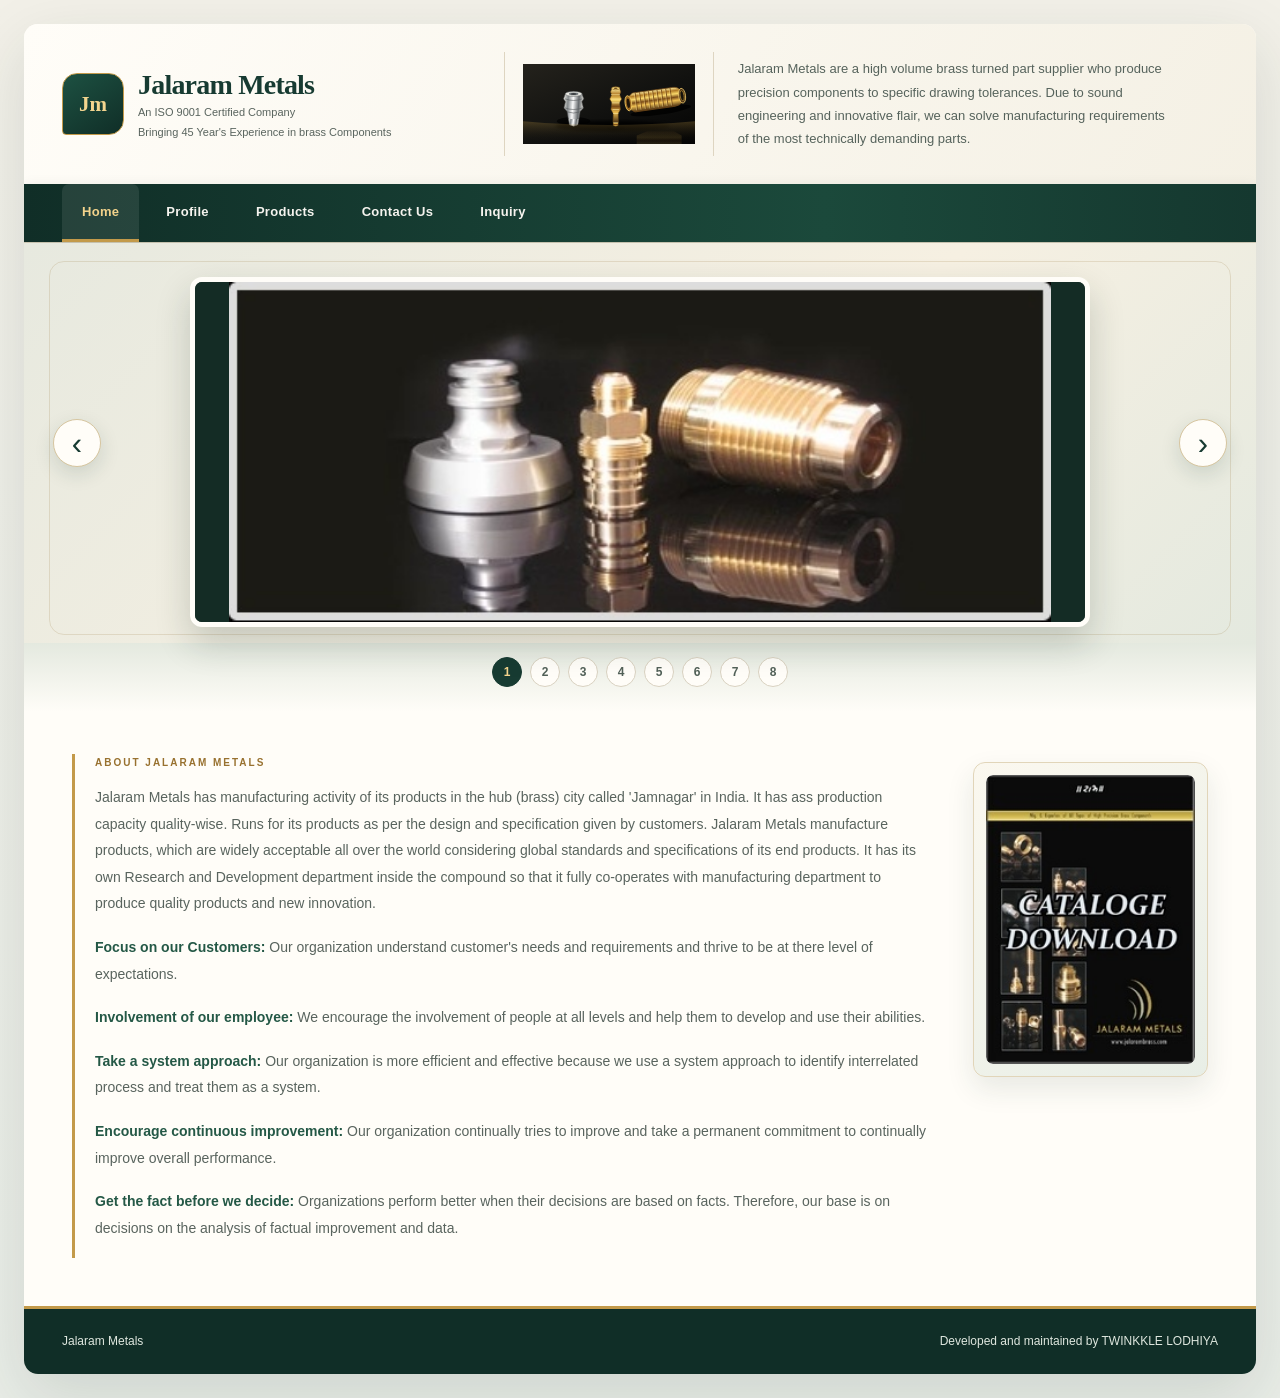
<file: Jalaram-Metals-Readable-Code/index.html>
<!doctype html>
<html lang="en">
<head>
  <meta charset="utf-8">
  <meta name="viewport" content="width=device-width, initial-scale=1">
  <meta name="description" content="Jalaram Metals — brass turned parts and precision components.">
  <title>Jalaram Metals | Brass Components</title>
  <link rel="stylesheet" href="style.css">
</head>
<body>
  <div class="site-shell">
    <header class="site-header">
      <div class="brand-row">
        <a class="brand" href="index.html" aria-label="Jalaram Metals home">
          <span class="brand-mark">Jm</span>
          <span class="brand-copy">
            <span class="brand-name">Jalaram Metals</span>
            <span class="brand-tag">An ISO 9001 Certified Company</span>
            <span class="brand-tag">Bringing 45 Year's Experience in brass Components</span>
          </span>
        </a>
        <div class="header-product" aria-hidden="true">
          <img src="assets/brass-components.svg" alt="">
        </div>
        <p class="header-intro">Jalaram Metals are a high volume brass turned part supplier who produce precision components to specific drawing tolerances. Due to sound engineering and innovative flair, we can solve manufacturing requirements of the most technically demanding parts.</p>
        <div class="gear-art" aria-hidden="true"><span>⚙</span><span>⚙</span></div>
      </div>
      <nav class="main-nav" aria-label="Main navigation">
        <button class="menu-toggle" type="button" aria-expanded="false" aria-controls="nav-links">Menu <span>☰</span></button>
        <div class="nav-links" id="nav-links">
          <a class="active" href="index.html">Home</a>
          <a href="profile.html">Profile</a>
          <a href="products.html">Products</a>
          <a href="contact.html">Contact Us</a>
          <a href="inquiry.html">Inquiry</a>
        </div>
      </nav>
    </header>

    <main>
      <section class="hero-slider" aria-label="Brass components showcase">
        <button class="slider-arrow previous" type="button" aria-label="Previous slide">‹</button>
        <div class="slide-frame">
          <img id="hero-image" src="assets/original-brass-slide.jpg" alt="Precision brass turned components">
        </div>
        <button class="slider-arrow next" type="button" aria-label="Next slide">›</button>
      </section>
      <div class="slide-count" aria-label="Choose slide">
        <button class="selected" type="button" data-slide="0">1</button>
        <button type="button" data-slide="1">2</button>
        <button type="button" data-slide="2">3</button>
        <button type="button" data-slide="3">4</button>
        <button type="button" data-slide="4">5</button>
        <button type="button" data-slide="5">6</button>
        <button type="button" data-slide="6">7</button>
        <button type="button" data-slide="7">8</button>
      </div>

      <section class="home-content">
        <div class="intro-copy">
          <p>Jalaram Metals has manufacturing activity of its products in the hub (brass) city called 'Jamnagar' in India. It has ass production capacity quality-wise. Runs for its products as per the design and specification given by customers. Jalaram Metals manufacture products, which are widely acceptable all over the world considering global standards and specifications of its end products. It has its own Research and Development department inside the compound so that it fully co-operates with manufacturing department to produce quality products and new innovation.</p>
          <p><strong>Focus on our Customers:</strong> Our organization understand customer's needs and requirements and thrive to be at there level of expectations.</p>
          <p><strong>Involvement of our employee:</strong> We encourage the involvement of people at all levels and help them to develop and use their abilities.</p>
          <p><strong>Take a system approach:</strong> Our organization is more efficient and effective because we use a system approach to identify interrelated process and treat them as a system.</p>
          <p><strong>Encourage continuous improvement:</strong> Our organization continually tries to improve and take a permanent commitment to continually improve overall performance.</p>
          <p><strong>Get the fact before we decide:</strong> Organizations perform better when their decisions are based on facts. Therefore, our base is on decisions on the analysis of factual improvement and data.</p>
        </div>
        <aside class="catalog-card">
          <a class="catalog-image-link" href="assets/original-catalogue.jpg" target="_blank" rel="noopener" aria-label="Open catalogue cover">
            <img src="assets/original-catalogue.jpg" alt="Jalaram Metals catalogue download cover">
          </a>
        </aside>
      </section>
    </main>

    <footer class="site-footer">
      <span>Jalaram Metals</span>
      <span>Developed and maintained by TWINKKLE LODHIYA </span>
    </footer>
  </div>
  <script src="script.js"></script>
</body>
</html>
</file>
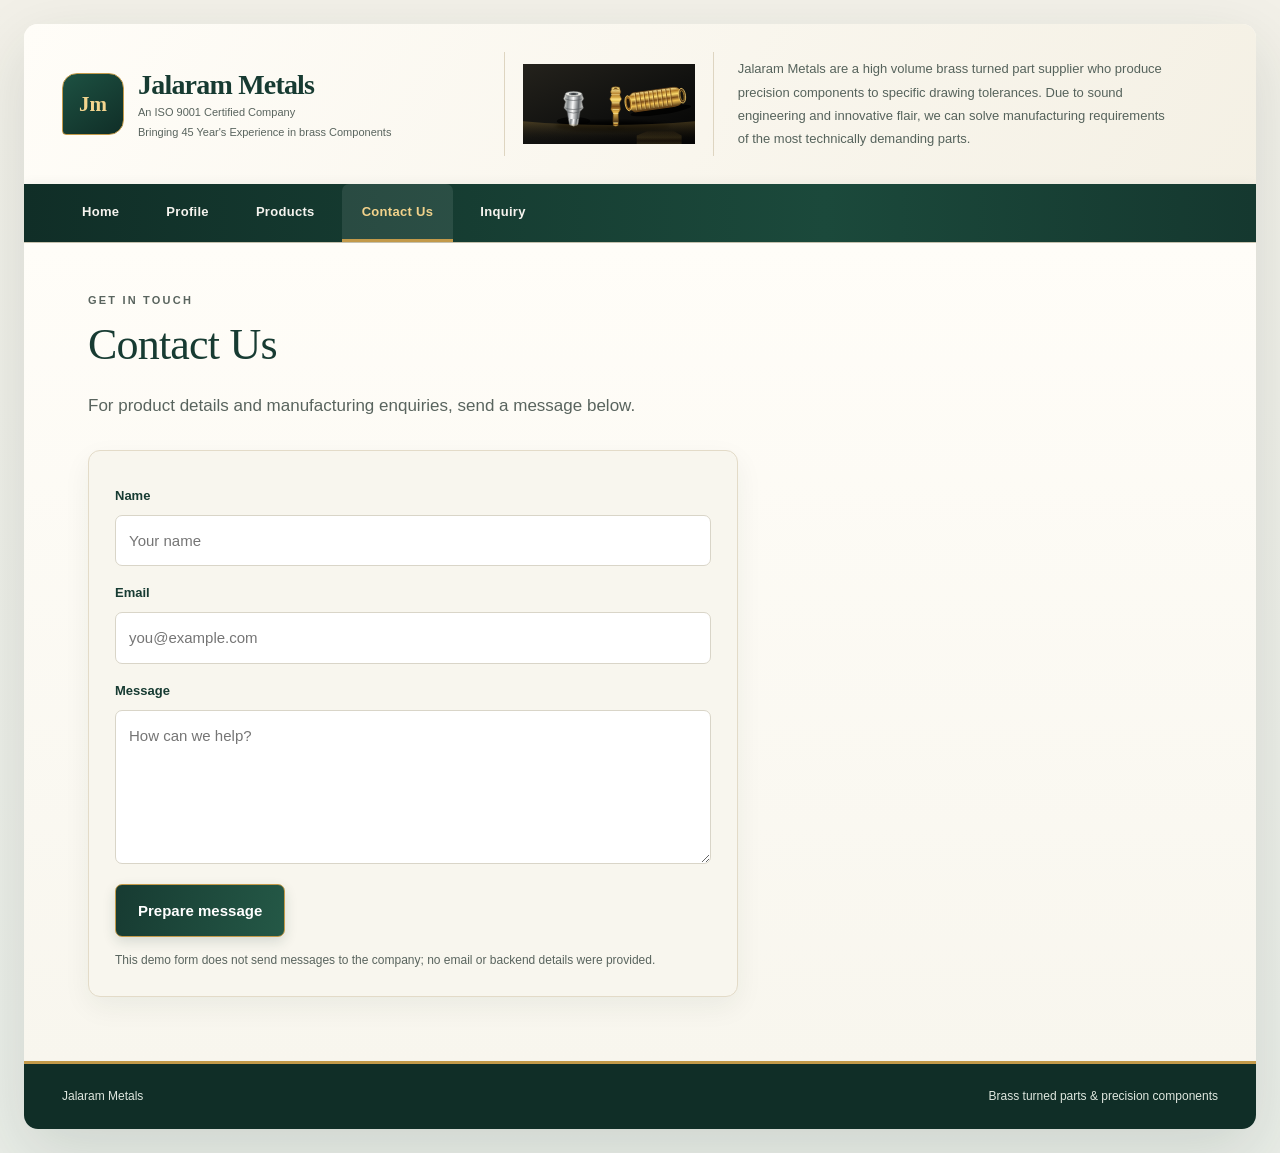
<file: Jalaram-Metals-Readable-Code/contact.html>
<!DOCTYPE html>
<html lang="en">

<head>
    <meta charset="UTF-8">
    <meta name="viewport" content="width=device-width, initial-scale=1">

    <title>Contact Us | Jalaram Metals</title>

    <link rel="stylesheet" href="style.css">
</head>

<body>
<div class="site-shell">

    <!-- Header -->
    <header class="site-header">
        <div class="brand-row">

            <a class="brand" href="index.html">
                <span class="brand-mark">Jm</span>

                <span class="brand-copy">
                    <span class="brand-name">Jalaram Metals</span>
                    <span class="brand-tag">An ISO 9001 Certified Company</span>
                    <span class="brand-tag">Bringing 45 Year's Experience in brass Components</span>
                </span>
            </a>

            <div class="header-product">
                <img src="assets/brass-components.svg" alt="Brass components">
            </div>

            <p class="header-intro">
                Jalaram Metals are a high volume brass turned part supplier
                who produce precision components to specific drawing tolerances.
                Due to sound engineering and innovative flair, we can solve
                manufacturing requirements of the most technically demanding parts.
            </p>

            <div class="gear-art" aria-hidden="true">
                <span>⚙</span>
                <span>⚙</span>
            </div>

        </div>

        <!-- Navigation menu -->
        <nav class="main-nav">
            <button class="menu-toggle" type="button"
                aria-expanded="false" aria-controls="nav-links">
                Menu ☰
            </button>

            <div class="nav-links" id="nav-links">
                <a href="index.html">Home</a>
                <a href="profile.html">Profile</a>
                <a href="products.html">Products</a>
                <a class="active" href="contact.html">Contact Us</a>
                <a href="inquiry.html">Inquiry</a>
            </div>
        </nav>
    </header>

    <!-- Contact section -->
    <main class="inner-page">

        <p class="eyebrow">Get in touch</p>
        <h1>Contact Us</h1>

        <p class="page-lead">
            For product details and manufacturing enquiries,
            send a message below.
        </p>

        <!-- Contact form -->
        <form class="contact-form" id="contact-form">

            <label for="name">Name</label>
            <input
                type="text"
                id="name"
                name="name"
                required
                placeholder="Your name"
            >

            <label for="email">Email</label>
            <input
                type="email"
                id="email"
                name="email"
                required
                placeholder="you@example.com"
            >

            <label for="message">Message</label>
            <textarea
                id="message"
                name="message"
                rows="5"
                required
                placeholder="How can we help?"
            ></textarea>

            <button class="gold-button" type="submit">
                Prepare message
            </button>

            <p class="form-note" id="form-note">
                This demo form does not send messages to the company;
                no email or backend details were provided.
            </p>

        </form>
    </main>

    <!-- Footer -->
    <footer class="site-footer">
        <span>Jalaram Metals</span>
        <span>Brass turned parts &amp; precision components</span>
    </footer>

</div>

<script src="script.js"></script>

</body>
</html>
</file>
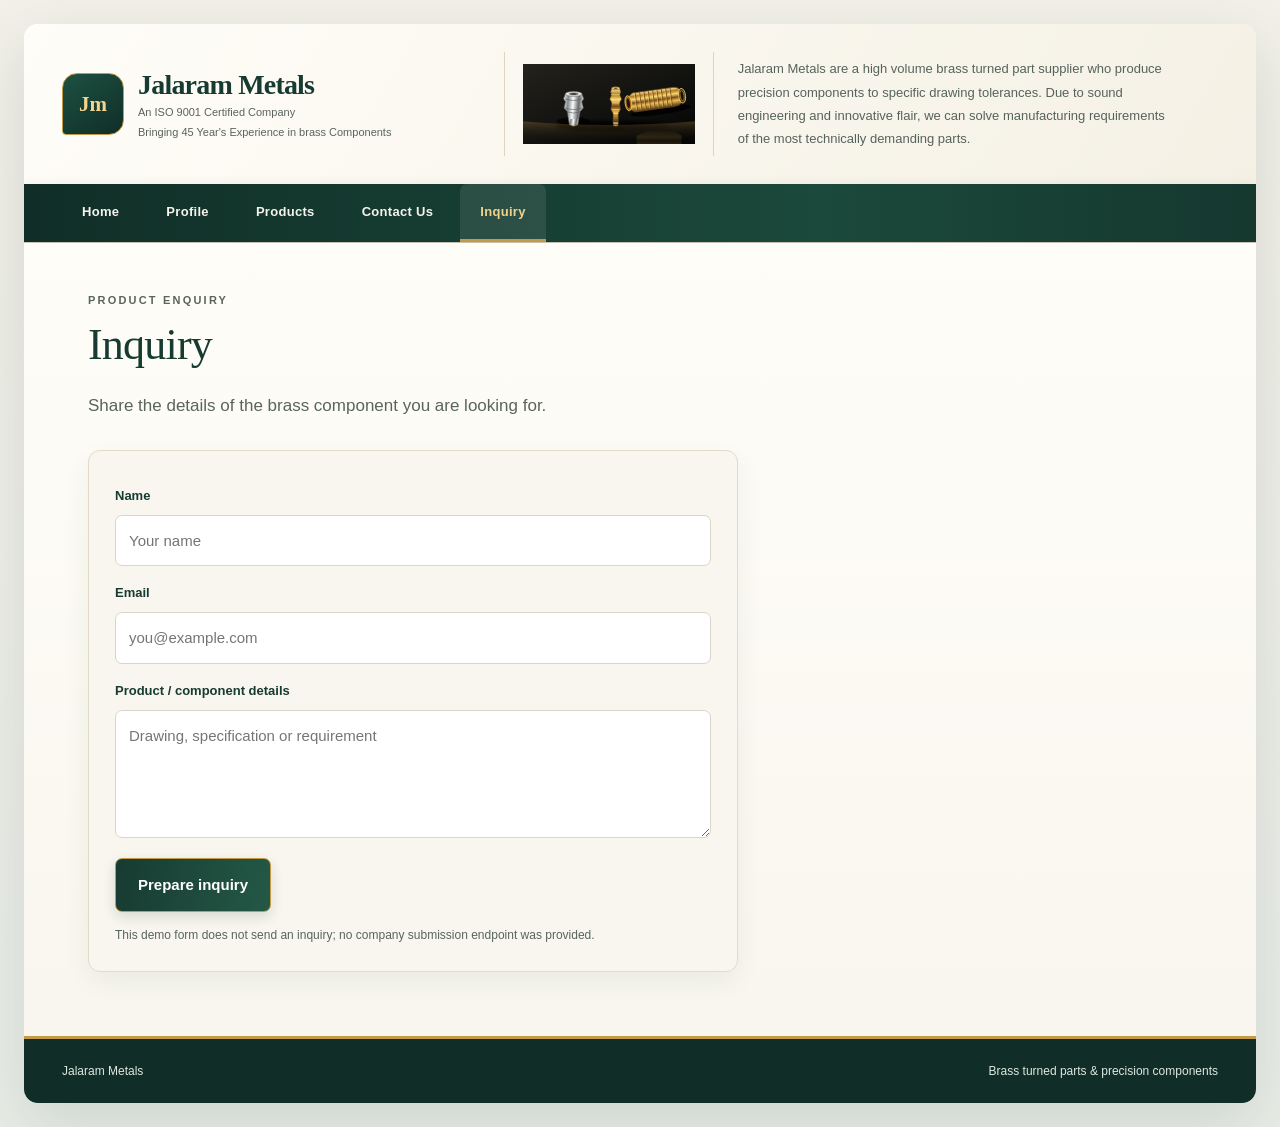
<file: Jalaram-Metals-Readable-Code/inquiry.html>
<!DOCTYPE html>
<html lang="en">

<head>
    <meta charset="UTF-8">
    <meta name="viewport" content="width=device-width, initial-scale=1">

    <title>Inquiry | Jalaram Metals</title>

    <link rel="stylesheet" href="style.css">
</head>

<body>
<div class="site-shell">

    <!-- Header section -->
    <header class="site-header">
        <div class="brand-row">

            <a class="brand" href="index.html">
                <span class="brand-mark">Jm</span>

                <span class="brand-copy">
                    <span class="brand-name">Jalaram Metals</span>
                    <span class="brand-tag">An ISO 9001 Certified Company</span>
                    <span class="brand-tag">Bringing 45 Year's Experience in brass Components</span>
                </span>
            </a>

            <div class="header-product">
                <img src="assets/brass-components.svg" alt="Brass components">
            </div>

            <p class="header-intro">
                Jalaram Metals are a high volume brass turned part supplier
                who produce precision components to specific drawing tolerances.
                Due to sound engineering and innovative flair, we can solve
                manufacturing requirements of the most technically demanding parts.
            </p>

            <div class="gear-art" aria-hidden="true">
                <span>⚙</span>
                <span>⚙</span>
            </div>

        </div>

        <!-- Navigation menu -->
        <nav class="main-nav">
            <button class="menu-toggle" type="button"
                aria-expanded="false" aria-controls="nav-links">
                Menu ☰
            </button>

            <div class="nav-links" id="nav-links">
                <a href="index.html">Home</a>
                <a href="profile.html">Profile</a>
                <a href="products.html">Products</a>
                <a href="contact.html">Contact Us</a>
                <a class="active" href="inquiry.html">Inquiry</a>
            </div>
        </nav>
    </header>

    <!-- Inquiry form -->
    <main class="inner-page">

        <p class="eyebrow">Product enquiry</p>
        <h1>Inquiry</h1>

        <p class="page-lead">
            Share the details of the brass component you are looking for.
        </p>

        <form class="contact-form" id="contact-form">

            <label for="name">Name</label>
            <input
                type="text"
                id="name"
                name="name"
                required
                placeholder="Your name"
            >

            <label for="email">Email</label>
            <input
                type="email"
                id="email"
                name="email"
                required
                placeholder="you@example.com"
            >

            <label for="product">Product / component details</label>
            <textarea
                id="product"
                name="product"
                rows="4"
                required
                placeholder="Drawing, specification or requirement"
            ></textarea>

            <button class="gold-button" type="submit">
                Prepare inquiry
            </button>

            <p class="form-note" id="form-note">
                This demo form does not send an inquiry; no company
                submission endpoint was provided.
            </p>

        </form>
    </main>

    <!-- Footer -->
    <footer class="site-footer">
        <span>Jalaram Metals</span>
        <span>Brass turned parts &amp; precision components</span>
    </footer>

</div>

<script src="script.js"></script>

</body>
</html>
</file>
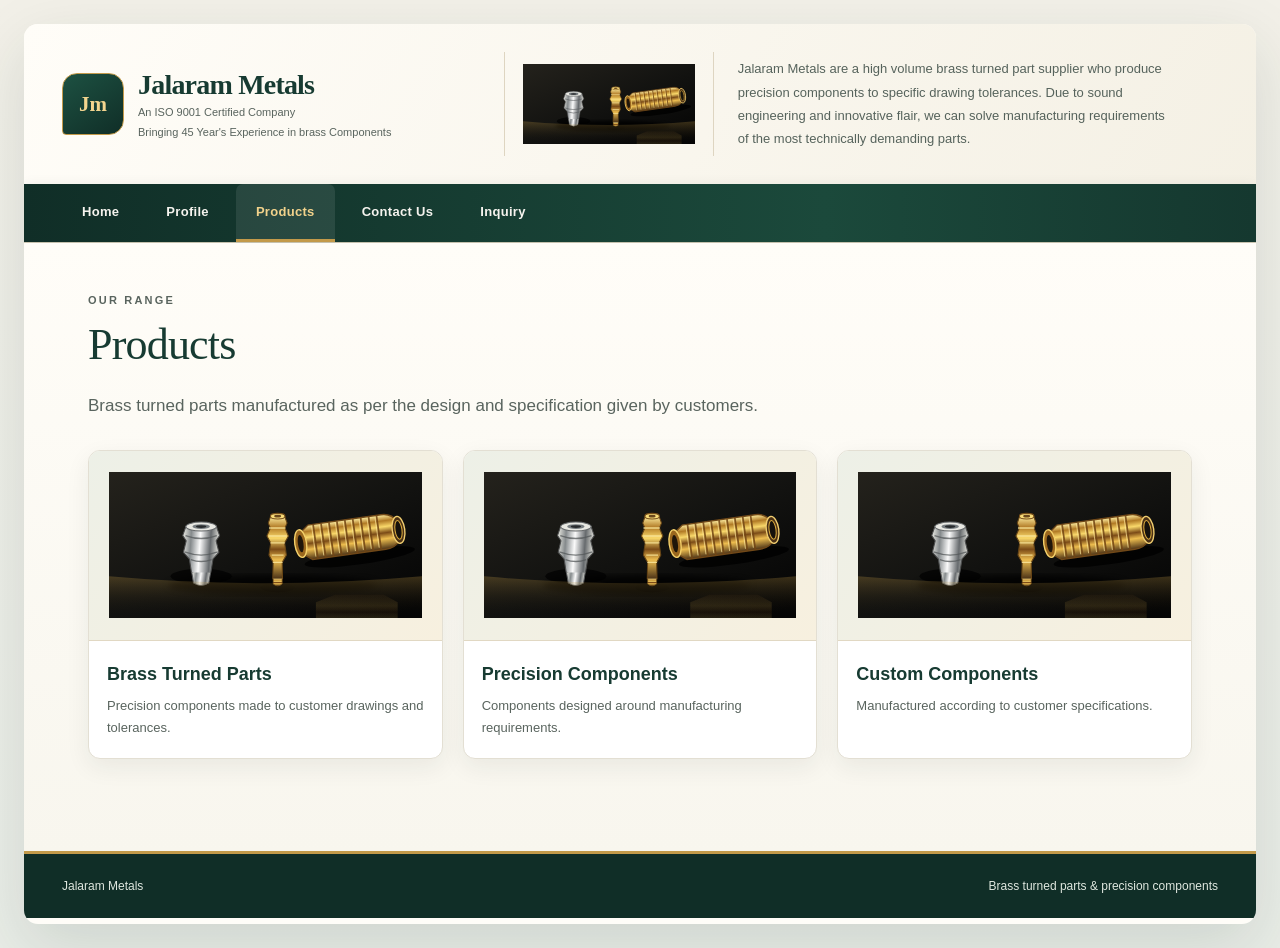
<file: Jalaram-Metals-Readable-Code/products.html>
<!DOCTYPE html>
<html lang="en">

<head>
    <meta charset="UTF-8">
    <meta name="viewport" content="width=device-width, initial-scale=1">

    <title>Products | Jalaram Metals</title>

    <link rel="stylesheet" href="style.css">
</head>

<body>
<div class="site-shell">

    <!-- Header -->
    <header class="site-header">
        <div class="brand-row">

            <a class="brand" href="index.html">
                <span class="brand-mark">Jm</span>

                <span class="brand-copy">
                    <span class="brand-name">Jalaram Metals</span>
                    <span class="brand-tag">An ISO 9001 Certified Company</span>
                    <span class="brand-tag">Bringing 45 Year's Experience in brass Components</span>
                </span>
            </a>

            <div class="header-product">
                <img src="assets/brass-components.svg" alt="Brass components">
            </div>

            <p class="header-intro">
                Jalaram Metals are a high volume brass turned part supplier
                who produce precision components to specific drawing tolerances.
                Due to sound engineering and innovative flair, we can solve
                manufacturing requirements of the most technically demanding parts.
            </p>

            <div class="gear-art" aria-hidden="true">
                <span>⚙</span>
                <span>⚙</span>
            </div>

        </div>

        <!-- Navigation menu -->
        <nav class="main-nav">
            <button class="menu-toggle" type="button"
                aria-expanded="false" aria-controls="nav-links">
                Menu ☰
            </button>

            <div class="nav-links" id="nav-links">
                <a href="index.html">Home</a>
                <a href="profile.html">Profile</a>
                <a class="active" href="products.html">Products</a>
                <a href="contact.html">Contact Us</a>
                <a href="inquiry.html">Inquiry</a>
            </div>
        </nav>
    </header>

    <!-- Products section -->
    <main class="inner-page">

        <p class="eyebrow">Our range</p>
        <h1>Products</h1>

        <p class="page-lead">
            Brass turned parts manufactured as per the design and
            specification given by customers.
        </p>

        <!-- Product cards -->
        <div class="product-grid">

            <article class="product-card">
                <img src="assets/brass-components.svg"
                    alt="Precision turned brass parts">

                <h2>Brass Turned Parts</h2>

                <p>
                    Precision components made to customer drawings
                    and tolerances.
                </p>
            </article>

            <article class="product-card">
                <img src="assets/brass-components.svg"
                    alt="Brass component details">

                <h2>Precision Components</h2>

                <p>
                    Components designed around manufacturing requirements.
                </p>
            </article>

            <article class="product-card">
                <img src="assets/brass-components.svg"
                    alt="Machined brass components">

                <h2>Custom Components</h2>

                <p>
                    Manufactured according to customer specifications.
                </p>
            </article>

        </div>
    </main>

    <!-- Footer -->
    <footer class="site-footer">
        <span>Jalaram Metals</span>
        <span>Brass turned parts &amp; precision components</span>
    </footer>

</div>

<script src="script.js"></script>

</body>
</html>
</file>
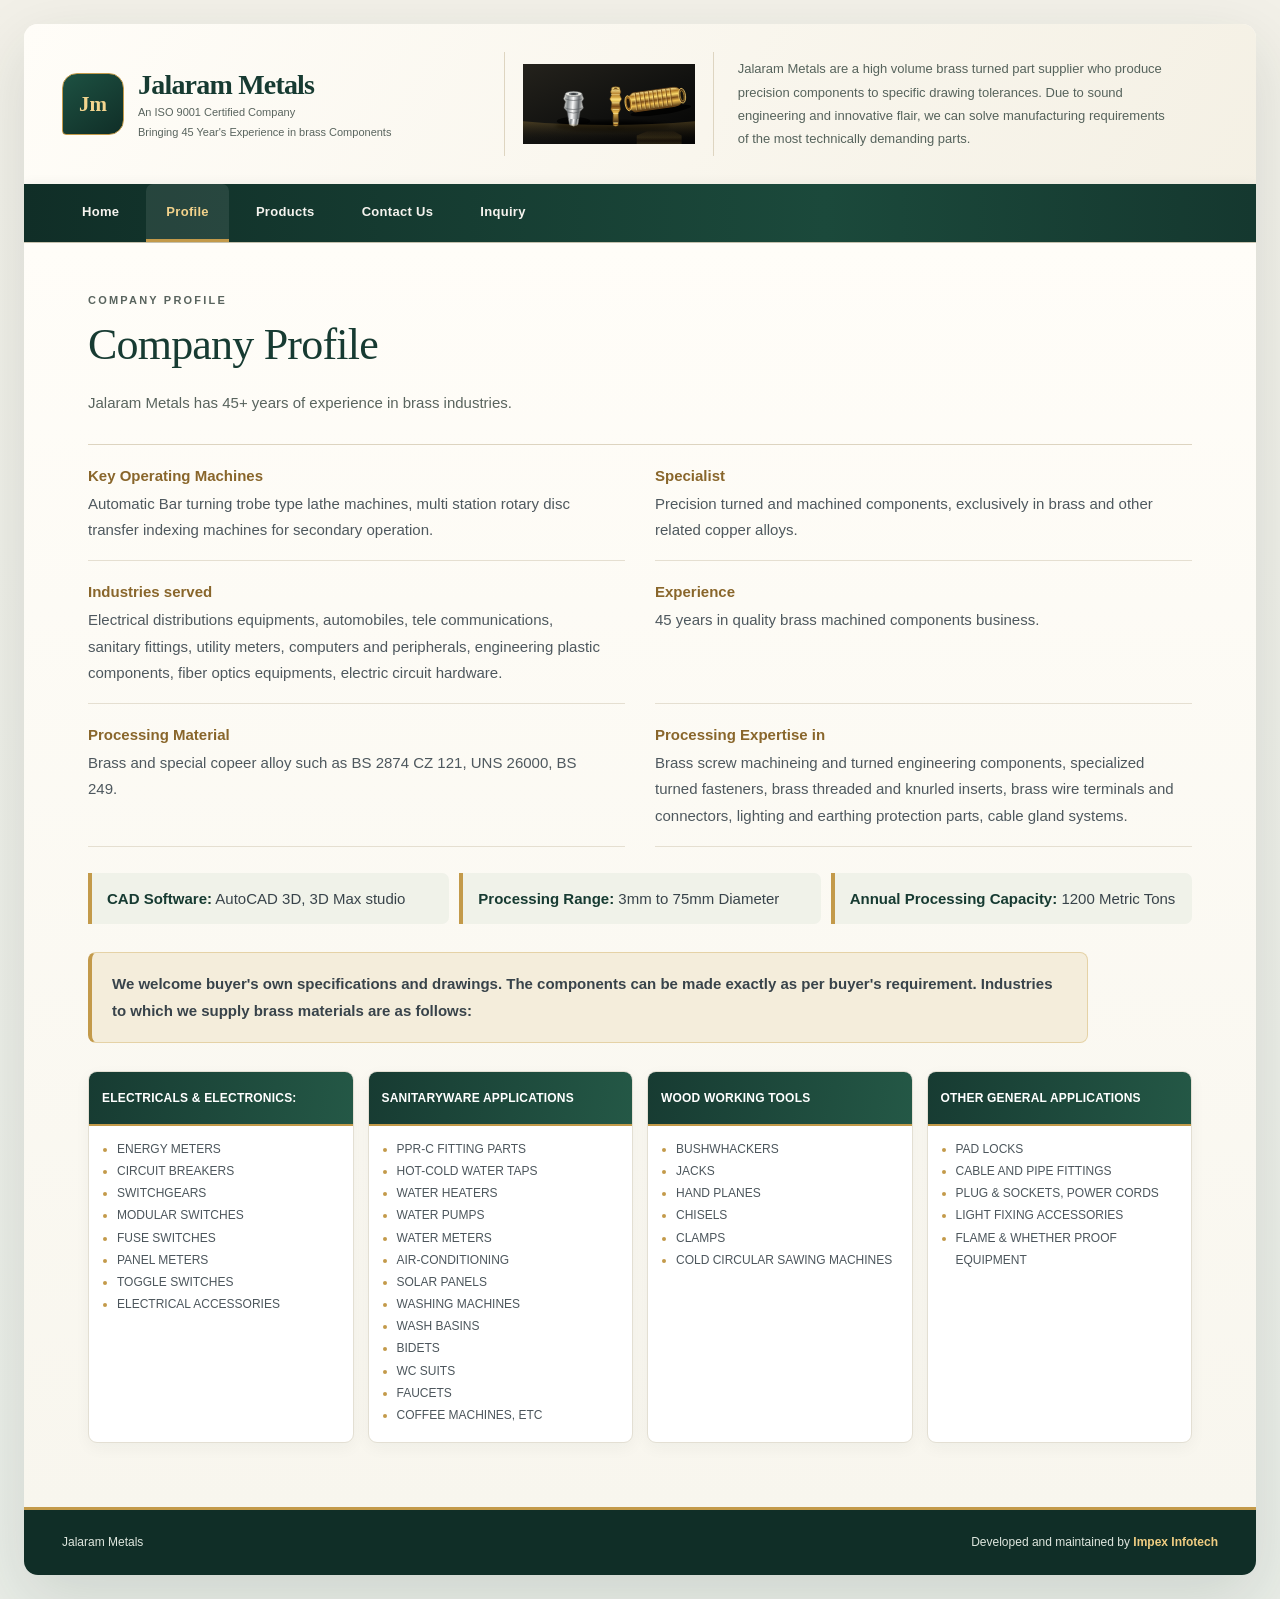
<file: Jalaram-Metals-Readable-Code/profile.html>
<!DOCTYPE html>
<html lang="en">
<head>
    <meta charset="UTF-8">
    <meta name="viewport" content="width=device-width, initial-scale=1">
    <title>Company Profile | Jalaram Metals</title>
    <link rel="stylesheet" href="style.css">
</head>

<body>
<div class="site-shell">

    <!-- Header -->
    <header class="site-header">
        <div class="brand-row">

            <a class="brand" href="index.html">
                <span class="brand-mark">Jm</span>

                <span class="brand-copy">
                    <span class="brand-name">Jalaram Metals</span>
                    <span class="brand-tag">An ISO 9001 Certified Company</span>
                    <span class="brand-tag">Bringing 45 Year's Experience in brass Components</span>
                </span>
            </a>

            <div class="header-product">
                <img src="assets/brass-components.svg" alt="Brass components">
            </div>

            <p class="header-intro">
                Jalaram Metals are a high volume brass turned part supplier
                who produce precision components to specific drawing tolerances.
                Due to sound engineering and innovative flair, we can solve
                manufacturing requirements of the most technically demanding parts.
            </p>

        </div>

        <!-- Navigation menu -->
        <nav class="main-nav">
            <button class="menu-toggle" type="button"
                aria-expanded="false" aria-controls="nav-links">
                Menu ☰
            </button>

            <div class="nav-links" id="nav-links">
                <a href="index.html">Home</a>
                <a class="active" href="profile.html">Profile</a>
                <a href="products.html">Products</a>
                <a href="contact.html">Contact Us</a>
                <a href="inquiry.html">Inquiry</a>
            </div>
        </nav>
    </header>

    <!-- Company profile -->
    <main class="inner-page profile-page">

        <p class="eyebrow">Company profile</p>
        <h1>Company Profile</h1>

        <p>Jalaram Metals has 45+ years of experience in brass industries.</p>

        <!-- Company details -->
        <section class="profile-facts">

            <article>
                <h2>Key Operating Machines</h2>
                <p>
                    Automatic Bar turning trobe type lathe machines,
                    multi station rotary disc transfer indexing machines
                    for secondary operation.
                </p>
            </article>

            <article>
                <h2>Specialist</h2>
                <p>
                    Precision turned and machined components,
                    exclusively in brass and other related copper alloys.
                </p>
            </article>

            <article>
                <h2>Industries served</h2>
                <p>
                    Electrical distributions equipments, automobiles,
                    tele communications, sanitary fittings, utility meters,
                    computers and peripherals, engineering plastic components,
                    fiber optics equipments, electric circuit hardware.
                </p>
            </article>

            <article>
                <h2>Experience</h2>
                <p>45 years in quality brass machined components business.</p>
            </article>

            <article>
                <h2>Processing Material</h2>
                <p>
                    Brass and special copeer alloy such as BS 2874 CZ 121,
                    UNS 26000, BS 249.
                </p>
            </article>

            <article>
                <h2>Processing Expertise in</h2>
                <p>
                    Brass screw machineing and turned engineering components,
                    specialized turned fasteners, brass threaded and knurled
                    inserts, brass wire terminals and connectors, lighting
                    and earthing protection parts, cable gland systems.
                </p>
            </article>

        </section>

        <!-- Technical information -->
        <section class="profile-specs">
            <p><strong>CAD Software:</strong> AutoCAD 3D, 3D Max studio</p>
            <p><strong>Processing Range:</strong> 3mm to 75mm Diameter</p>
            <p><strong>Annual Processing Capacity:</strong> 1200 Metric Tons</p>
        </section>

        <p class="buyer-note">
            <strong>
                We welcome buyer's own specifications and drawings.
                The components can be made exactly as per buyer's requirement.
                Industries to which we supply brass materials are as follows:
            </strong>
        </p>

        <!-- Industries where products are used -->
        <section class="application-grid">

            <article class="application-card">
                <h2>ELECTRICALS &amp; ELECTRONICS:</h2>
                <ul>
                    <li>ENERGY METERS</li>
                    <li>CIRCUIT BREAKERS</li>
                    <li>SWITCHGEARS</li>
                    <li>MODULAR SWITCHES</li>
                    <li>FUSE SWITCHES</li>
                    <li>PANEL METERS</li>
                    <li>TOGGLE SWITCHES</li>
                    <li>ELECTRICAL ACCESSORIES</li>
                </ul>
            </article>

            <article class="application-card">
                <h2>SANITARYWARE APPLICATIONS</h2>
                <ul>
                    <li>PPR-C FITTING PARTS</li>
                    <li>HOT-COLD WATER TAPS</li>
                    <li>WATER HEATERS</li>
                    <li>WATER PUMPS</li>
                    <li>WATER METERS</li>
                    <li>AIR-CONDITIONING</li>
                    <li>SOLAR PANELS</li>
                    <li>WASHING MACHINES</li>
                    <li>WASH BASINS</li>
                    <li>BIDETS</li>
                    <li>WC SUITS</li>
                    <li>FAUCETS</li>
                    <li>COFFEE MACHINES, ETC</li>
                </ul>
            </article>

            <article class="application-card">
                <h2>WOOD WORKING TOOLS</h2>
                <ul>
                    <li>BUSHWHACKERS</li>
                    <li>JACKS</li>
                    <li>HAND PLANES</li>
                    <li>CHISELS</li>
                    <li>CLAMPS</li>
                    <li>COLD CIRCULAR SAWING MACHINES</li>
                </ul>
            </article>

            <article class="application-card">
                <h2>OTHER GENERAL APPLICATIONS</h2>
                <ul>
                    <li>PAD LOCKS</li>
                    <li>CABLE AND PIPE FITTINGS</li>
                    <li>PLUG &amp; SOCKETS, POWER CORDS</li>
                    <li>LIGHT FIXING ACCESSORIES</li>
                    <li>FLAME &amp; WHETHER PROOF EQUIPMENT</li>
                </ul>
            </article>

        </section>
    </main>

    <!-- Footer -->
    <footer class="site-footer">
        <span>Jalaram Metals</span>

        <span>
            Developed and maintained by
            <a href="https://impexinfotech.com/" target="_blank" rel="noopener">
                Impex Infotech
            </a>
        </span>
    </footer>

</div>

<script src="script.js"></script>
</body>
</html>
</file>
<file: Jalaram-Metals-Readable-Code/style.css>
/* -------------------------------------------------
   Jalaram Metals website
   Main colours and common settings
   ------------------------------------------------- */
:root {
  --green: #173b32;
  --green-dark: #102e27;
  --green-light: #245846;
  --gold: #c39a4a;
  --gold-dark: #89662b;
  --text: #202b27;
  --muted: #59645e;
  --paper: #f3f2ec;
  --cream: #fffdf8;
  --line: #e3dfd3;
  --shadow: 0 12px 28px rgba(31, 58, 45, 0.10);
  --round: 10px;
}

/* Basic page setup */
* { box-sizing: border-box; }
html { scroll-behavior: smooth; }
body {
  margin: 0;
  color: var(--text);
  background: linear-gradient(180deg, #f2f0e8, #e9ede7);
  font: 15px/1.7 Arial, Helvetica, sans-serif;
}
img { display: block; max-width: 100%; }
a { color: inherit; }
button, input, textarea { font: inherit; }
button, a { -webkit-tap-highlight-color: transparent; }

/* Main white card that holds each page */
.site-shell {
  width: min(1280px, calc(100% - 48px));
  min-height: 100vh;
  margin: 24px auto;
  overflow: hidden;
  background: var(--cream);
  border-radius: 14px;
  box-shadow: 0 22px 65px rgba(22, 45, 37, 0.13);
}
.site-header {
  background: linear-gradient(120deg, var(--cream), #f4f0e4);
  border-bottom: 1px solid #d8d0bc;
}

/* Logo, small product image and company introduction */
.brand-row {
  position: relative;
  display: grid;
  grid-template-columns: minmax(250px, 1fr) minmax(150px, 210px) minmax(240px, 1.15fr);
  align-items: center;
  gap: 24px;
  min-height: 160px;
  padding: 27px 38px;
}
.brand {
  display: flex;
  align-items: center;
  gap: 14px;
  min-width: 0;
  text-decoration: none;
}
.brand-mark {
  display: grid;
  flex: 0 0 auto;
  place-items: center;
  width: 62px;
  height: 62px;
  color: #f3d58f;
  background: linear-gradient(145deg, #1d5142, var(--green-dark));
  border: 1px solid var(--gold);
  border-radius: 15px 15px 15px 4px;
  font: bold 21px Georgia, 'Times New Roman', serif;
}
.brand-copy { display: flex; flex-direction: column; gap: 3px; }
.brand-name {
  color: var(--green);
  font: bold 28px/1.2 Georgia, 'Times New Roman', serif;
  letter-spacing: -0.8px;
}
.brand-tag { color: var(--muted); font-size: 11px; line-height: 1.5; }
.brand-tag:first-of-type { color: var(--gold-dark); font-weight: bold; }
.header-product {
  display: flex;
  align-items: center;
  justify-content: center;
  height: 104px;
  padding: 6px 18px;
  border-right: 1px solid #ded5c1;
  border-left: 1px solid #ded5c1;
}
.header-product img { width: 100%; height: 100%; object-fit: contain; }
.header-intro {
  max-width: 430px;
  margin: 0;
  color: #56635c;
  font-size: 13px;
  line-height: 1.8;
}
.gear-art { display: none; }

/* Main navigation menu */
.main-nav {
  display: flex;
  align-items: center;
  min-height: 58px;
  padding: 0 38px;
  background: linear-gradient(90deg, var(--green-dark), #1b493b 65%, #15382f);
  box-shadow: 0 5px 15px rgba(15, 43, 34, 0.12);
}
.nav-links { display: flex; align-items: center; gap: 7px; width: 100%; }
.nav-links a {
  display: block;
  padding: 17px 20px 15px;
  color: #f5f3ee;
  border-bottom: 3px solid transparent;
  border-radius: 7px 7px 0 0;
  font-size: 13px;
  font-weight: bold;
  letter-spacing: 0.3px;
  text-decoration: none;
  transition: background 0.2s, color 0.2s;
}
.nav-links a:hover,
.nav-links a:focus-visible { background: rgba(255, 255, 255, 0.1); border-bottom-color: #e3bd70; }
.nav-links a.active { color: #f2d28b; background: rgba(255, 255, 255, 0.09); border-bottom-color: var(--gold); }
.menu-toggle {
  display: none;
  padding: 8px 12px;
  color: white;
  background: transparent;
  border: 1px solid rgba(255, 255, 255, 0.4);
  border-radius: 5px;
  cursor: pointer;
}

/* Home page photo slider */
main { padding-bottom: 0; }
.hero-slider {
  position: relative;
  display: flex;
  align-items: center;
  justify-content: center;
  padding: 34px 84px 16px;
  background: linear-gradient(135deg, #e7e9df, #f6f0e2 58%, #e4e9df);
}
.hero-slider::before {
  position: absolute;
  inset: 18px 25px 8px;
  border: 1px solid rgba(151, 119, 56, 0.18);
  border-radius: 15px;
  content: '';
  pointer-events: none;
}
.slide-frame {
  position: relative;
  z-index: 1;
  width: min(900px, 100%);
  height: 350px;
  overflow: hidden;
  background: #142c25;
  border: 5px solid var(--cream);
  border-radius: 12px;
  box-shadow: 0 16px 35px rgba(24, 45, 36, 0.2);
}
.slide-frame img { width: 100%; height: 100%; object-fit: contain; background: #142c25; transition: opacity 180ms ease; }
#hero-image.is-changing { opacity: 0.35; }
.slider-arrow {
  position: absolute;
  z-index: 2;
  top: 50%;
  width: 48px;
  height: 48px;
  color: var(--green);
  background: var(--cream);
  border: 1px solid #d6c59f;
  border-radius: 50%;
  box-shadow: 0 7px 20px rgba(23, 59, 50, 0.14);
  font-size: 31px;
  line-height: 1;
  cursor: pointer;
  transform: translateY(-50%);
  transition: transform 0.2s, background 0.2s, color 0.2s;
}
.slider-arrow:hover { color: white; background: var(--gold); transform: translateY(-50%) scale(1.06); }
.slider-arrow.previous { left: 29px; }
.slider-arrow.next { right: 29px; }
.slide-count {
  display: flex;
  justify-content: center;
  gap: 8px;
  padding: 14px 0 25px;
  background: linear-gradient(180deg, #e4e9df, var(--cream));
}
.slide-count button {
  min-width: 30px;
  height: 30px;
  padding: 0;
  color: #526158;
  background: var(--cream);
  border: 1px solid #d9d2c1;
  border-radius: 50%;
  font-size: 12px;
  font-weight: bold;
  cursor: pointer;
  transition: background 0.18s, color 0.18s;
}
.slide-count button:hover,
.slide-count button.selected { color: #f4d48d; background: var(--green); border-color: var(--green); }

/* Home page text and catalogue picture */
.home-content {
  display: grid;
  grid-template-columns: minmax(0, 1fr) 235px;
  align-items: start;
  gap: 42px;
  padding: 42px 48px 48px;
  background: var(--cream);
}
.intro-copy { padding-left: 20px; border-left: 3px solid var(--gold); }
.intro-copy::before {
  display: block;
  margin-bottom: 13px;
  color: #98712f;
  content: 'ABOUT JALARAM METALS';
  font-size: 10px;
  font-weight: bold;
  letter-spacing: 2px;
}
.intro-copy p { margin: 0 0 17px; color: var(--muted); font-size: 14px; line-height: 1.9; }
.intro-copy p strong { color: var(--green-light); }
.catalog-card {
  position: relative;
  top: 8px;
  padding: 12px;
  background: linear-gradient(145deg, #fbf8ef, #e8eee6);
  border: 1px solid #e1d5b9;
  border-radius: 12px;
  box-shadow: var(--shadow);
  transition: transform 0.25s, box-shadow 0.25s;
}
.catalog-card:hover { transform: translateY(-4px); box-shadow: 0 18px 34px rgba(31, 58, 45, 0.15); }
.catalog-image-link { display: block; overflow: hidden; background: white; border-radius: 7px; }
.catalog-card img { width: 100%; height: auto; border-radius: 7px; }

/*  footer */
.site-footer {
  display: flex;
  justify-content: space-between;
  gap: 20px;
  padding: 22px 38px;
  color: #dfe7df;
  background: var(--green-dark);
  border-top: 3px solid var(--gold);
  font-size: 12px;
}
.site-footer a { color: #f0cd82; font-weight: bold; text-decoration: none; }
.site-footer a:hover { text-decoration: underline; }

/* Shared styling for Profile, Products, Contact and Inquiry pages */
.inner-page {
  min-height: 430px;
  padding: 48px clamp(24px, 5vw, 70px) 64px;
  background: linear-gradient(180deg, var(--cream), #f8f6ee);
}
.eyebrow {
  margin: 0 0 10px;
  color: #9b742f;
  font-size: 11px;
  font-weight: bold;
  letter-spacing: 2.2px;
  text-transform: uppercase;
}
.inner-page h1 {
  margin: 0 0 20px;
  color: var(--green);
  font: 44px/1.15 Georgia, 'Times New Roman', serif;
  letter-spacing: -0.8px;
}
.inner-page p { color: var(--muted); }
.page-lead { max-width: 760px; margin: 0 0 28px; font-size: 17px; line-height: 1.85; }

/* Company profile information */
.profile-page > p:not(.eyebrow) { max-width: 1000px; }
.profile-layout { display: grid; grid-template-columns: minmax(0, 1fr) minmax(240px, 0.7fr); align-items: start; gap: 36px; }
.profile-layout p { margin-top: 0; line-height: 1.85; }
.profile-image { padding: 20px; background: #f2f0e9; border: 1px solid var(--line); border-radius: var(--round); }
.profile-image img { width: 100%; max-height: 310px; object-fit: contain; }
.profile-facts { display: grid; grid-template-columns: repeat(2, minmax(0, 1fr)); gap: 0 30px; margin: 28px 0 24px; border-top: 1px solid #ddd4c0; }
.profile-facts article { padding: 20px 16px 17px 0; border-bottom: 1px solid #e5dfd1; }
.profile-facts h2 { margin: 0 0 5px; color: var(--gold-dark); font-size: 15px; line-height: 1.4; }
.profile-facts p { margin: 0; color: #4e585e; line-height: 1.75; }
.profile-specs { display: flex; flex-wrap: wrap; gap: 10px; margin: 26px 0; }
.profile-specs p { flex: 1 1 220px; margin: 0; padding: 13px 15px; color: #38434a; background: #f0f2e9; border-left: 4px solid var(--gold); border-radius: 0 7px 7px 0; }
.profile-specs strong { color: var(--green); }
.buyer-note { margin: 28px 0; padding: 18px 20px; background: #f4eddb; border: 1px solid #e5d2a6; border-left: 4px solid var(--gold); border-radius: 8px; line-height: 1.75; }
.buyer-note strong { color: #38434a; }
.application-grid { display: grid; grid-template-columns: repeat(4, minmax(0, 1fr)); gap: 14px; margin-top: 18px; }
.application-card { overflow: hidden; background: white; border: 1px solid var(--line); border-radius: 9px; box-shadow: 0 5px 16px rgba(22, 45, 37, 0.045); }
.application-card h2 { display: flex; align-items: center; min-height: 54px; margin: 0; padding: 12px 13px; color: white; background: linear-gradient(100deg, var(--green), var(--green-light)); border-bottom: 2px solid var(--gold); font-size: 12px; line-height: 1.5; letter-spacing: 0.2px; }
.application-card ul { margin: 0; padding: 12px 14px 16px 28px; color: #4c565c; font-size: 12px; line-height: 1.85; }
.application-card li::marker { color: var(--gold); }

/* Product cards */
.product-grid { display: grid; grid-template-columns: repeat(3, minmax(0, 1fr)); gap: 20px; margin: 28px 0; }
.product-card { overflow: hidden; padding-bottom: 18px; background: white; border: 1px solid var(--line); border-radius: 12px; box-shadow: 0 8px 24px rgba(22, 45, 37, 0.07); transition: transform 0.2s, box-shadow 0.2s; }
.product-card:hover { transform: translateY(-5px); box-shadow: 0 16px 30px rgba(22, 45, 37, 0.12); }
.product-card img { width: 100%; height: 190px; padding: 20px; object-fit: contain; background: linear-gradient(135deg, #edf0e7, #f7f0df); border-bottom: 1px solid #e1d8c3; }
.product-card h2 { margin: 18px 18px 6px; color: var(--green); font-size: 18px; }
.product-card p { margin: 0 18px; color: var(--muted); font-size: 13px; line-height: 1.7; }

/* Contact and inquiry forms */
.contact-form { display: grid; grid-template-columns: 1fr; gap: 8px; max-width: 650px; padding: 26px; background: #f8f6ee; border: 1px solid #e3dbc8; border-radius: 12px; box-shadow: 0 10px 28px rgba(22, 45, 37, 0.06); }
.contact-form label { margin-top: 8px; color: var(--green); font-size: 13px; font-weight: bold; }
.contact-form input,
.contact-form textarea { width: 100%; padding: 12px 13px; color: var(--text); background: white; border: 1px solid #d9d5c8; border-radius: 7px; outline: none; }
.contact-form input:focus,
.contact-form textarea:focus { border-color: #b68a3c; box-shadow: 0 0 0 3px rgba(195, 154, 74, 0.17); }
.contact-form textarea { resize: vertical; }
.gold-button { justify-self: start; margin-top: 12px; padding: 13px 22px; color: white; background: linear-gradient(100deg, var(--green), var(--green-light)); border: 1px solid var(--gold); border-radius: 7px; box-shadow: 0 5px 13px rgba(23, 59, 50, 0.14); font-weight: bold; cursor: pointer; transition: transform 0.2s, background 0.2s; }
.gold-button:hover { background: var(--gold-dark); transform: translateY(-2px); }
.form-note { margin: 5px 0 0; color: var(--muted) !important; font-size: 12px !important; }
button:focus-visible, a:focus-visible { outline: 3px solid #d6ad60; outline-offset: 3px; }

/* Tablet layout */
@media (max-width: 900px) {
  .site-shell { width: min(100% - 24px, 1280px); margin: 12px auto; }
  .brand-row { grid-template-columns: 1fr 180px; gap: 20px; padding: 22px 24px; }
  .brand { grid-column: 1; grid-row: 1; }
  .header-product { grid-column: 2; grid-row: 1; border-right: 0; }
  .header-intro { grid-column: 1 / -1; max-width: none; padding-top: 15px; border-top: 1px solid var(--line); }
  .main-nav { padding: 0 24px; }
  .hero-slider { padding: 28px 64px 14px; }
  .slide-frame { height: 280px; }
  .home-content { grid-template-columns: minmax(0, 1fr) 170px; gap: 25px; padding: 32px 28px; }
  .inner-page { padding: 36px 28px 48px; }
  .application-grid { grid-template-columns: repeat(2, minmax(0, 1fr)); }
}

/* Mobile layout */
@media (max-width: 640px) {
  body { font-size: 14px; }
  .site-shell { width: 100%; margin: 0; border-radius: 0; box-shadow: none; }
  .brand-row { grid-template-columns: 1fr; gap: 14px; padding: 18px; }
  .brand { grid-column: 1; grid-row: 1; }
  .brand-mark { width: 49px; height: 49px; font-size: 17px; }
  .brand-name { font-size: 23px; }
  .header-product { display: none; }
  .header-intro { grid-column: 1; grid-row: 2; padding-top: 12px; font-size: 12px; }
  .main-nav { display: block; padding: 10px 18px; }
  .menu-toggle { display: flex; align-items: center; justify-content: space-between; width: 100%; }
  .nav-links { display: none; flex-direction: column; align-items: stretch; padding-top: 8px; }
  .nav-links.open { display: flex; }
  .nav-links a { padding: 11px 12px; border-bottom: 0; border-left: 3px solid transparent; }
  .nav-links a.active { background: rgba(255, 255, 255, 0.07); border-left-color: var(--gold); }
  .hero-slider { padding: 22px 43px 12px; }
  .hero-slider::before { inset: 10px 8px 5px; }
  .slide-frame { height: 190px; border-width: 3px; border-radius: 8px; }
  .slider-arrow { width: 34px; height: 34px; font-size: 23px; }
  .slider-arrow.previous { left: 7px; }
  .slider-arrow.next { right: 7px; }
  .slide-count { flex-wrap: wrap; gap: 6px; padding: 10px 0 18px; }
  .home-content { grid-template-columns: 1fr; gap: 24px; padding: 25px 20px 30px; }
  .intro-copy { padding-left: 14px; }
  .intro-copy p { font-size: 13px; }
  .catalog-card { top: 0; width: min(230px, 100%); justify-self: center; }
  .site-footer { flex-direction: column; gap: 4px; padding: 18px 20px; }
  .inner-page { padding: 30px 20px 42px; }
  .inner-page h1 { font-size: 34px; }
  .profile-layout, .profile-facts { grid-template-columns: 1fr; gap: 18px; }
  .profile-specs { display: grid; grid-template-columns: 1fr; }
  .buyer-note { padding: 15px; }
  .application-grid, .product-grid { grid-template-columns: 1fr; gap: 14px; }
  .application-card h2 { min-height: 0; }
  .product-card img { height: 170px; }
  .contact-form { padding: 18px; }
}
</file>
